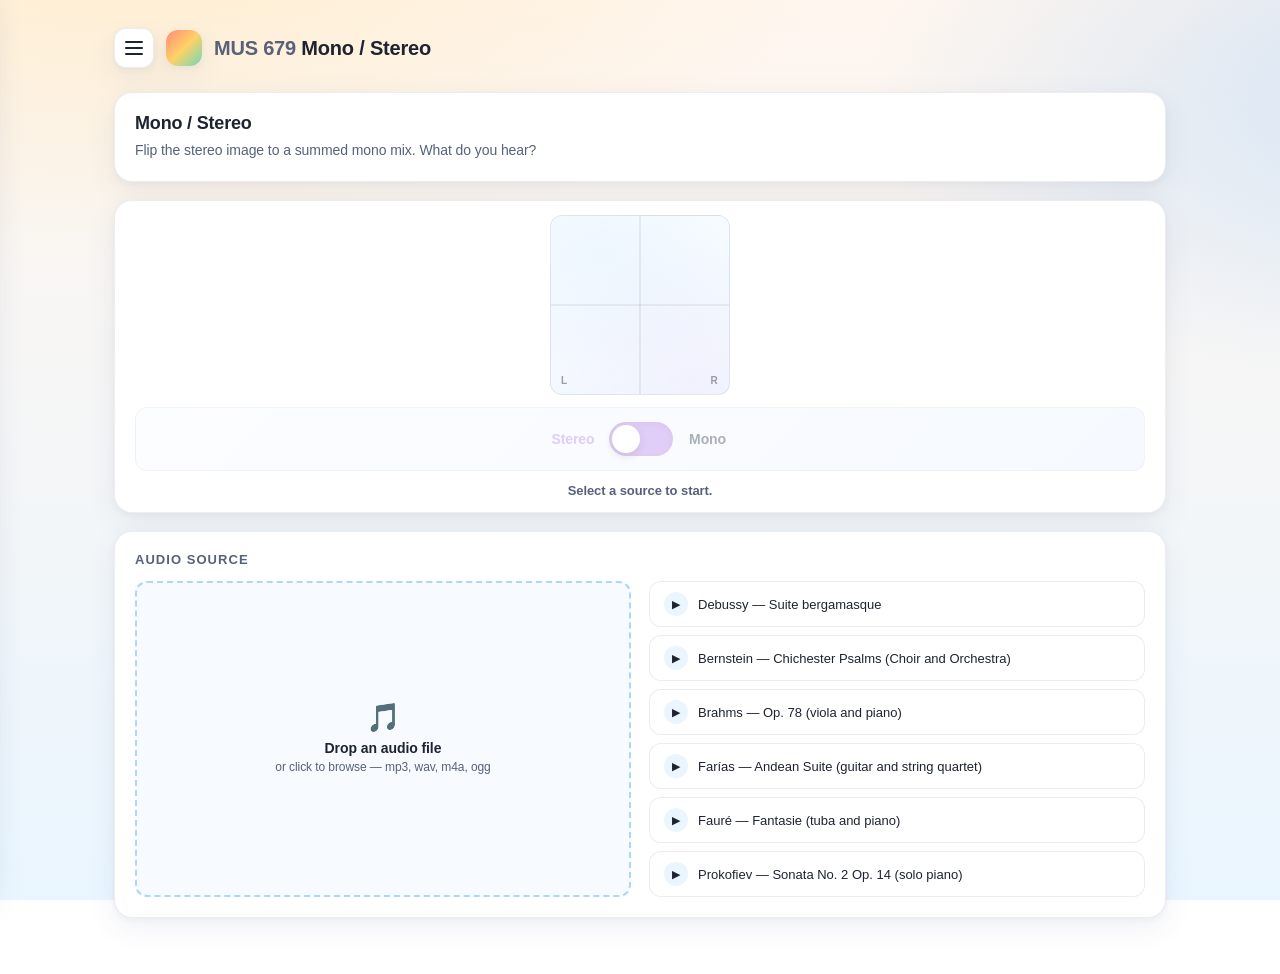
<file: index.html>
<!DOCTYPE html>
<html lang="en">
<head>
<meta charset="UTF-8" />
<meta name="viewport" content="width=device-width, initial-scale=1.0" />
<title>MUS 679 Audio Trainer</title>
<link rel="stylesheet" href="styles.css?v=5" />
</head>
<body>
<div class="app">
  <header class="topbar">
    <div class="brand">
      <button class="hamburger" id="hamburgerBtn" aria-label="Open menu">
        <span></span><span></span><span></span>
      </button>
      <div class="brand-mark"></div>
      <div class="brand-text">
        <h1><span class="brand-prefix">MUS 679</span> <span id="toolName">Mono / Stereo</span></h1>
      </div>
    </div>
    <div class="mode-toggle" id="eqModeToggle" role="tablist" style="display:none;">
      <button id="modePlay" class="active" role="tab">Play</button>
      <button id="modeQuiz" role="tab">Quiz</button>
    </div>
  </header>

  <!-- Side menu (hamburger) -->
  <div class="menu-overlay" id="menuOverlay"></div>
  <nav class="side-menu" id="sideMenu" aria-hidden="true">
    <div class="menu-header">
      <span class="menu-title">MUS 679</span>
      <button class="menu-close" id="menuCloseBtn" aria-label="Close menu">×</button>
    </div>
    <button class="menu-item active" data-tool="monoStereo">
      <span class="menu-icon">🔊</span>
      <span class="menu-label">Mono / Stereo</span>
    </button>
    <button class="menu-item" data-tool="eq">
      <span class="menu-icon">🎛</span>
      <span class="menu-label">EQ Trainer</span>
    </button>
  </nav>

  <!-- ============================================================= -->
  <!-- TOOL: EQ TRAINER                                                -->
  <!-- ============================================================= -->
  <div id="eqTool" class="tool-panel">

    <!-- PLAY MODE -->
    <section id="playPanel">
      <div class="card">
        <div class="eq-display">
          <canvas id="eqCanvas"></canvas>
        </div>
        <div class="eq-controls">
          <div class="knob-group freq">
            <div class="knob-label">
              <span class="name">Frequency</span>
              <span class="value"><span id="freqVal">1</span><span class="unit" id="freqUnit">kHz</span></span>
            </div>
            <input type="range" id="freqSlider" min="0" max="7" value="4" step="1" list="freqStops" />
            <datalist id="freqStops">
              <option value="0"></option><option value="1"></option><option value="2"></option>
              <option value="3"></option><option value="4"></option><option value="5"></option>
              <option value="6"></option><option value="7"></option>
            </datalist>
          </div>
          <div class="knob-group gain">
            <div class="knob-label">
              <span class="name">Gain</span>
              <span class="value"><span id="gainVal">0</span><span class="unit">dB</span></span>
            </div>
            <input type="range" id="gainSlider" min="-18" max="18" value="0" step="1" />
          </div>
          <div class="knob-group q">
            <div class="knob-label">
              <span class="name">Q</span>
              <span class="value"><span id="qVal">1</span></span>
            </div>
            <input type="range" id="qSlider" min="1" max="18" value="1" step="1" />
          </div>
          <button id="bypassBtn" class="bypass-btn">Bypass</button>
        </div>
      </div>

      <div class="card">
        <h2>Audio Source</h2>
        <div class="source-row">
          <div class="dropzone" id="dropzone">
            <div class="dz-icon" id="dropzoneIcon">🎵</div>
            <div class="dz-title" id="dropzoneTitle">Drop an audio file</div>
            <div class="dz-hint" id="dropzoneHint">or click to browse — mp3, wav, m4a, ogg</div>
            <input type="file" id="fileInput" accept="audio/*" hidden />
          </div>
          <div class="sample-list" id="sampleList">
            <button class="sample-btn" data-source="pink">
              <span class="play-icon">▶</span>
              <span class="sample-name">Pink Noise</span>
            </button>
          </div>
        </div>
      </div>
    </section>

    <!-- QUIZ MODE -->
    <section id="quizPanel" class="quiz-panel">
      <div class="card">
        <div class="quiz-header">
          <div class="left">
            <h2>Quiz Mode</h2>
            <p>Which frequency is boosted?</p>
          </div>
          <div class="score">
            <div class="pill" id="scorePill">0 / 0</div>
          </div>
        </div>

        <div class="difficulty-row">
          <span class="diff-label">Difficulty</span>
          <div class="diff-group" id="diffGroup">
            <button class="diff-btn" data-diff="easy">Easy</button>
            <button class="diff-btn active" data-diff="medium">Medium</button>
            <button class="diff-btn" data-diff="hard">Hard</button>
          </div>
        </div>

        <div class="source-row quiz-source-row">
          <div class="dropzone" id="quizDropzone">
            <div class="dz-icon" id="quizDropzoneIcon">🎵</div>
            <div class="dz-title" id="quizDropzoneTitle">Drop an audio file</div>
            <div class="dz-hint" id="quizDropzoneHint">or click to browse — mp3, wav, m4a, ogg</div>
            <input type="file" id="quizFileInput" accept="audio/*" hidden />
          </div>
          <div class="sample-list" id="quizSampleList">
            <button class="sample-btn" data-qsource="pink">
              <span class="play-icon">▶</span>
              <span class="sample-name">Pink Noise</span>
            </button>
          </div>
        </div>

        <div class="dry-eq-toggle" id="dryEqToggle" role="switch" aria-checked="false" tabindex="0" aria-disabled="true">
          <span class="toggle-label left">Dry</span>
          <div class="toggle-track"><div class="toggle-knob"></div></div>
          <span class="toggle-label right">EQ'd</span>
        </div>

        <div class="freq-guess" id="freqGuess"></div>

        <div class="quiz-actions">
          <div class="feedback" id="quizFeedback">Select a source to start.</div>
          <button class="btn primary" id="quizAction" disabled>New Question</button>
        </div>
      </div>
    </section>

  </div>

  <!-- ============================================================= -->
  <!-- TOOL: MONO / STEREO CONVERTER                                   -->
  <!-- ============================================================= -->
  <div id="monoStereoTool" class="tool-panel" style="display:none;">

    <div class="card ms-intro">
      <h2>Mono / Stereo</h2>
      <p class="ms-lede">Flip the stereo image to a summed mono mix. What do you hear?</p>
    </div>

    <div class="card ms-viz-card">
      <div class="ms-viz">
        <canvas id="msCanvas"></canvas>
        <div class="ms-viz-label left">L</div>
        <div class="ms-viz-label right">R</div>
        <div class="ms-viz-hint">What am I looking at here?? This is a Stereoscope, a tool to visually plot how wide or narrow the stereo image is. The more horizontal the spread, the wider the stereo image. A straight vertical line means the left and right channels are identical (mono).</div>
      </div>
      <div class="dry-eq-toggle ms-toggle" id="monoToggle" role="switch" aria-checked="false" tabindex="0" aria-disabled="true">
        <span class="toggle-label left">Stereo</span>
        <div class="toggle-track"><div class="toggle-knob"></div></div>
        <span class="toggle-label right">Mono</span>
      </div>
      <p class="ms-status" id="msStatus">Select a source to start.</p>
    </div>

    <div class="card">
      <h2>Audio Source</h2>
      <div class="source-row">
        <div class="dropzone" id="msDropzone">
          <div class="dz-icon" id="msDropzoneIcon">🎵</div>
          <div class="dz-title" id="msDropzoneTitle">Drop an audio file</div>
          <div class="dz-hint" id="msDropzoneHint">or click to browse — mp3, wav, m4a, ogg</div>
          <input type="file" id="msFileInput" accept="audio/*" hidden />
        </div>
        <div class="sample-list" id="msSampleList">
          <!-- populated from script -->
        </div>
      </div>
    </div>

  </div>

</div>
<script src="script.js?v=5"></script>
</body>
</html>
</file>
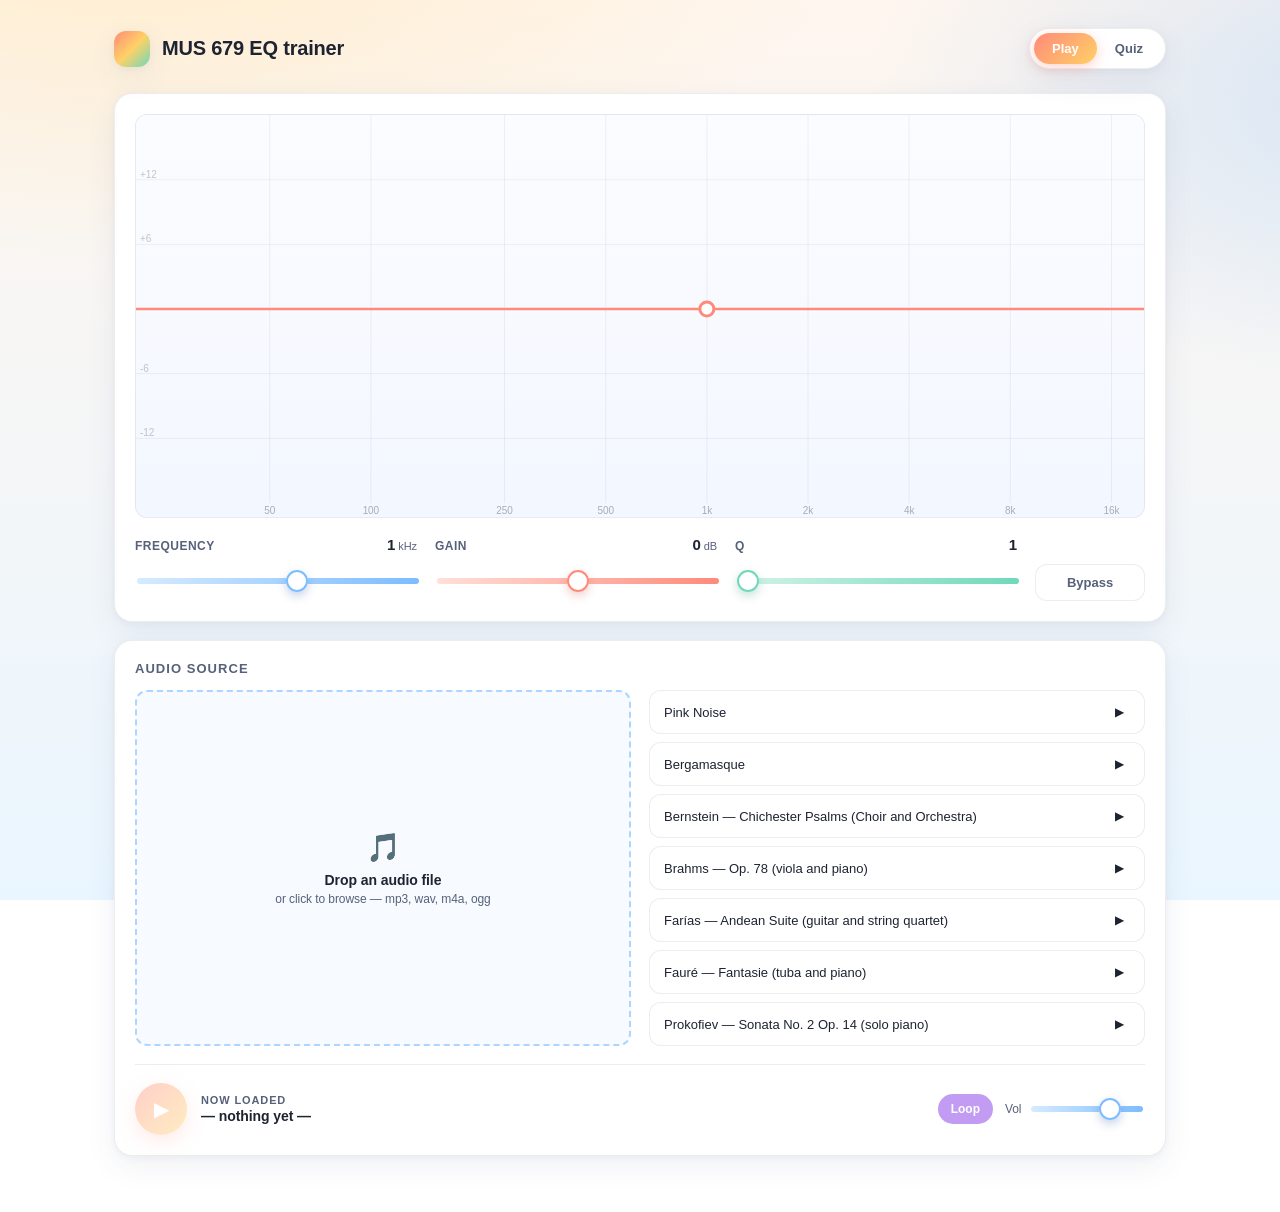
<file: parametric-eq-trainer.html>
<!DOCTYPE html>
<html lang="en">
<head>
<meta charset="UTF-8" />
<meta name="viewport" content="width=device-width, initial-scale=1.0" />
<title>Parametric EQ Trainer</title>
<style>
  /* ---------- Theme ---------- */
  :root {
    --bg-1: #fff6ef;
    --bg-2: #eaf6ff;
    --bg-3: #f3ecff;
    --ink: #1d2330;
    --ink-soft: #57617a;
    --line: rgba(29, 35, 48, 0.08);
    --card: rgba(255, 255, 255, 0.72);
    --card-solid: #ffffff;
    --coral: #ff8a7a;
    --coral-2: #ffb199;
    --mint: #6fd8bb;
    --sky: #7cbcff;
    --lavender: #c29cf2;
    --sun: #ffd166;
    --shadow: 0 10px 30px rgba(60, 80, 130, 0.08), 0 2px 6px rgba(60, 80, 130, 0.05);
    --radius: 18px;
    --radius-sm: 12px;
  }

  * { box-sizing: border-box; }

  html, body {
    margin: 0;
    padding: 0;
    height: 100%;
    font-family: "Inter", -apple-system, BlinkMacSystemFont, "Segoe UI", Roboto, sans-serif;
    color: var(--ink);
    background:
      radial-gradient(1200px 600px at 10% -10%, rgba(255, 209, 102, 0.25), transparent 60%),
      radial-gradient(900px 500px at 110% 10%, rgba(124, 188, 255, 0.3), transparent 60%),
      radial-gradient(900px 700px at 50% 120%, rgba(194, 156, 242, 0.25), transparent 60%),
      linear-gradient(180deg, var(--bg-1) 0%, var(--bg-2) 100%);
    background-attachment: fixed;
    -webkit-font-smoothing: antialiased;
    letter-spacing: -0.005em;
  }

  button { font-family: inherit; }
  input, button { outline: none; }

  /* ---------- Layout ---------- */
  .app {
    max-width: 1100px;
    margin: 0 auto;
    padding: 28px 24px 56px;
  }

  header.topbar {
    display: flex;
    align-items: center;
    justify-content: space-between;
    margin-bottom: 24px;
  }

  .brand {
    display: flex;
    align-items: center;
    gap: 12px;
  }
  .brand-mark {
    width: 36px;
    height: 36px;
    border-radius: 12px;
    background: linear-gradient(135deg, var(--coral), var(--sun), var(--mint));
    box-shadow: var(--shadow);
  }
  .brand-text h1 {
    margin: 0;
    font-size: 20px;
    font-weight: 700;
    letter-spacing: -0.01em;
  }
  .brand-text p {
    margin: 2px 0 0;
    font-size: 12px;
    color: var(--ink-soft);
  }

  /* Mode toggle */
  .mode-toggle {
    display: inline-flex;
    background: var(--card-solid);
    border-radius: 999px;
    padding: 4px;
    box-shadow: var(--shadow);
    border: 1px solid var(--line);
  }
  .mode-toggle button {
    border: 0;
    background: transparent;
    padding: 8px 18px;
    font-size: 13px;
    font-weight: 600;
    color: var(--ink-soft);
    border-radius: 999px;
    cursor: pointer;
    transition: all 0.2s ease;
  }
  .mode-toggle button.active {
    background: linear-gradient(135deg, var(--coral), var(--sun));
    color: #fff;
    box-shadow: 0 4px 14px rgba(255, 138, 122, 0.35);
  }

  /* Cards */
  .card {
    background: var(--card-solid);
    border: 1px solid var(--line);
    border-radius: var(--radius);
    box-shadow: var(--shadow);
    padding: 20px;
  }
  .card + .card { margin-top: 18px; }
  .card h2 {
    margin: 0 0 14px;
    font-size: 13px;
    font-weight: 700;
    letter-spacing: 0.08em;
    text-transform: uppercase;
    color: var(--ink-soft);
  }

  /* EQ display */
  .eq-display {
    position: relative;
    width: 100%;
    aspect-ratio: 5 / 2;
    border-radius: var(--radius-sm);
    background: linear-gradient(180deg, #fbfcff 0%, #f3f7ff 100%);
    border: 1px solid var(--line);
    overflow: hidden;
  }
  .eq-display canvas {
    display: block;
    width: 100%;
    height: 100%;
  }

  /* EQ controls */
  .eq-controls {
    display: grid;
    grid-template-columns: repeat(3, 1fr) auto;
    gap: 18px;
    align-items: end;
    margin-top: 18px;
  }
  .knob-group { min-width: 0; }
  .knob-label {
    display: flex;
    justify-content: space-between;
    align-items: baseline;
    margin-bottom: 10px;
  }
  .knob-label .name {
    font-size: 12px;
    font-weight: 600;
    letter-spacing: 0.04em;
    text-transform: uppercase;
    color: var(--ink-soft);
  }
  .knob-label .value {
    font-size: 15px;
    font-weight: 700;
    font-variant-numeric: tabular-nums;
    color: var(--ink);
  }
  .knob-label .value .unit {
    font-size: 11px;
    color: var(--ink-soft);
    margin-left: 3px;
    font-weight: 500;
  }

  /* Range slider */
  input[type="range"] {
    -webkit-appearance: none;
    appearance: none;
    width: 100%;
    height: 32px;
    background: transparent;
    cursor: pointer;
  }
  input[type="range"]::-webkit-slider-runnable-track {
    height: 6px;
    border-radius: 999px;
    background: linear-gradient(90deg, #d6ebff, #7cbcff);
  }
  input[type="range"]::-webkit-slider-thumb {
    -webkit-appearance: none;
    appearance: none;
    width: 22px;
    height: 22px;
    border-radius: 50%;
    background: #fff;
    margin-top: -8px;
    box-shadow: 0 4px 10px rgba(40, 80, 160, 0.25), inset 0 0 0 2px var(--sky);
    transition: transform 0.1s ease;
  }
  input[type="range"]::-webkit-slider-thumb:hover {
    transform: scale(1.1);
  }
  input[type="range"]::-moz-range-track {
    height: 6px;
    border-radius: 999px;
    background: linear-gradient(90deg, #d6ebff, #7cbcff);
    border: none;
  }
  input[type="range"]::-moz-range-thumb {
    width: 22px;
    height: 22px;
    border-radius: 50%;
    background: #fff;
    box-shadow: 0 4px 10px rgba(40, 80, 160, 0.25), inset 0 0 0 2px var(--sky);
    border: none;
  }
  /* Single-hue gradients per slider */
  .knob-group.gain input[type="range"]::-webkit-slider-runnable-track {
    background: linear-gradient(90deg, #ffe0d9, #ff8a7a);
  }
  .knob-group.gain input[type="range"]::-moz-range-track {
    background: linear-gradient(90deg, #ffe0d9, #ff8a7a);
  }
  .knob-group.gain input[type="range"]::-webkit-slider-thumb {
    box-shadow: 0 4px 10px rgba(200, 70, 60, 0.25), inset 0 0 0 2px var(--coral);
  }
  .knob-group.gain input[type="range"]::-moz-range-thumb {
    box-shadow: 0 4px 10px rgba(200, 70, 60, 0.25), inset 0 0 0 2px var(--coral);
  }
  .knob-group.q input[type="range"]::-webkit-slider-runnable-track {
    background: linear-gradient(90deg, #d3f3e8, #6fd8bb);
  }
  .knob-group.q input[type="range"]::-moz-range-track {
    background: linear-gradient(90deg, #d3f3e8, #6fd8bb);
  }
  .knob-group.q input[type="range"]::-webkit-slider-thumb {
    box-shadow: 0 4px 10px rgba(40, 140, 110, 0.25), inset 0 0 0 2px var(--mint);
  }
  .knob-group.q input[type="range"]::-moz-range-thumb {
    box-shadow: 0 4px 10px rgba(40, 140, 110, 0.25), inset 0 0 0 2px var(--mint);
  }

  /* Bypass button */
  .bypass-btn {
    padding: 10px 16px;
    border-radius: var(--radius-sm);
    border: 1px solid var(--line);
    background: #fff;
    font-weight: 600;
    font-size: 13px;
    cursor: pointer;
    color: var(--ink-soft);
    transition: background 0.2s ease, color 0.2s ease, box-shadow 0.2s ease, border-color 0.2s ease;
    width: 110px;
    flex-shrink: 0;
    text-align: center;
  }
  .bypass-btn.active {
    background: linear-gradient(135deg, var(--lavender), var(--sky));
    color: #fff;
    border-color: transparent;
    box-shadow: 0 4px 14px rgba(124, 188, 255, 0.35);
  }

  /* Source section */
  .source-row {
    display: grid;
    grid-template-columns: 1fr 1fr;
    gap: 18px;
  }
  @media (max-width: 720px) {
    .source-row { grid-template-columns: 1fr; }
    .eq-controls { grid-template-columns: 1fr 1fr; }
  }

  .dropzone {
    border: 2px dashed rgba(124, 188, 255, 0.6);
    border-radius: var(--radius-sm);
    padding: 24px;
    text-align: center;
    background: rgba(124, 188, 255, 0.06);
    transition: all 0.2s ease;
    cursor: pointer;
    display: flex;
    flex-direction: column;
    justify-content: center;
    min-height: 130px;
  }
  .dropzone:hover { background: rgba(124, 188, 255, 0.12); }
  .dropzone.dragover {
    background: rgba(111, 216, 187, 0.15);
    border-color: var(--mint);
    transform: scale(1.01);
  }
  .dropzone .icon {
    font-size: 28px;
    margin-bottom: 8px;
  }
  .dropzone .title { font-weight: 600; font-size: 14px; }
  .dropzone .hint { font-size: 12px; color: var(--ink-soft); margin-top: 4px; }
  .dropzone input { display: none; }

  /* Sample buttons */
  .sample-list {
    display: flex;
    flex-direction: column;
    gap: 8px;
  }
  .sample-btn {
    display: flex;
    align-items: center;
    justify-content: space-between;
    padding: 10px 14px;
    border-radius: var(--radius-sm);
    border: 1px solid var(--line);
    background: #fff;
    font-size: 13px;
    font-weight: 500;
    cursor: pointer;
    color: var(--ink);
    transition: all 0.15s ease;
    text-align: left;
  }
  .sample-btn:hover { border-color: var(--sky); background: #f6fbff; }
  .sample-btn.active {
    background: linear-gradient(135deg, var(--mint), #a7eaa0);
    color: #0f5038;
    border-color: transparent;
    font-weight: 600;
  }
  .sample-btn .play-icon {
    width: 22px;
    height: 22px;
    display: inline-flex;
    align-items: center;
    justify-content: center;
    font-size: 12px;
  }

  /* Transport */
  .transport {
    display: flex;
    align-items: center;
    gap: 14px;
    margin-top: 18px;
    padding-top: 18px;
    border-top: 1px solid var(--line);
  }
  .play-btn {
    width: 52px;
    height: 52px;
    border-radius: 50%;
    border: none;
    background: linear-gradient(135deg, var(--coral), var(--sun));
    color: #fff;
    font-size: 20px;
    cursor: pointer;
    box-shadow: 0 6px 18px rgba(255, 138, 122, 0.4);
    display: flex;
    align-items: center;
    justify-content: center;
    transition: transform 0.1s ease, box-shadow 0.2s ease;
    flex-shrink: 0;
  }
  .play-btn:hover { transform: scale(1.05); }
  .play-btn:active { transform: scale(0.97); }
  .play-btn:disabled {
    opacity: 0.4;
    cursor: not-allowed;
    transform: none;
  }

  .now-playing {
    flex: 1;
    min-width: 0;
  }
  .now-playing .label {
    font-size: 11px;
    text-transform: uppercase;
    letter-spacing: 0.08em;
    color: var(--ink-soft);
    font-weight: 600;
  }
  .now-playing .title {
    font-size: 14px;
    font-weight: 600;
    margin-top: 2px;
    white-space: nowrap;
    overflow: hidden;
    text-overflow: ellipsis;
  }

  .transport-extras {
    display: flex;
    align-items: center;
    gap: 12px;
    flex-shrink: 0;
  }
  .loop-btn, .chip {
    padding: 7px 12px;
    border-radius: 999px;
    border: 1px solid var(--line);
    background: #fff;
    font-size: 12px;
    font-weight: 600;
    cursor: pointer;
    color: var(--ink-soft);
  }
  .loop-btn.active {
    background: var(--lavender);
    color: #fff;
    border-color: transparent;
  }

  .volume {
    display: flex;
    align-items: center;
    gap: 8px;
    width: 140px;
  }
  .volume span { font-size: 12px; color: var(--ink-soft); font-weight: 500; }

  /* ---------- Quiz Mode ---------- */
  .quiz-panel {
    display: none;
  }
  .quiz-panel.visible { display: block; }

  .quiz-header {
    display: flex;
    justify-content: space-between;
    align-items: center;
    margin-bottom: 18px;
  }
  .quiz-header .left h2 {
    margin: 0;
    font-size: 18px;
    font-weight: 700;
    text-transform: none;
    letter-spacing: -0.01em;
    color: var(--ink);
  }
  .quiz-header .left p {
    margin: 4px 0 0;
    font-size: 13px;
    color: var(--ink-soft);
  }
  .score {
    display: flex;
    align-items: center;
    gap: 10px;
  }
  .score .pill {
    padding: 8px 14px;
    border-radius: 999px;
    background: linear-gradient(135deg, var(--mint), var(--sky));
    color: #fff;
    font-weight: 700;
    font-size: 13px;
    box-shadow: 0 4px 12px rgba(111, 216, 187, 0.3);
  }

  .ab-compare {
    display: grid;
    grid-template-columns: 1fr 1fr;
    gap: 12px;
    margin-bottom: 22px;
  }
  .ab-btn {
    padding: 18px;
    border-radius: var(--radius-sm);
    border: 2px solid var(--line);
    background: #fff;
    cursor: pointer;
    text-align: center;
    transition: all 0.15s ease;
  }
  .ab-btn:hover { border-color: var(--sky); }
  .ab-btn.playing {
    border-color: transparent;
    background: linear-gradient(135deg, #fff, #eef5ff);
    box-shadow: 0 0 0 3px var(--sky);
  }
  .ab-btn .ab-label {
    font-size: 11px;
    font-weight: 700;
    text-transform: uppercase;
    letter-spacing: 0.08em;
    color: var(--ink-soft);
  }
  .ab-btn .ab-title {
    font-size: 17px;
    font-weight: 700;
    margin-top: 4px;
  }
  .ab-btn .ab-hint {
    font-size: 11px;
    color: var(--ink-soft);
    margin-top: 4px;
  }
  .ab-btn.eq .ab-title { color: var(--coral); }

  .freq-guess {
    display: grid;
    grid-template-columns: repeat(7, 1fr);
    gap: 8px;
    margin-bottom: 16px;
  }
  @media (max-width: 720px) {
    .freq-guess { grid-template-columns: repeat(4, 1fr); }
    .ab-compare { grid-template-columns: 1fr; }
  }
  .freq-btn {
    padding: 14px 8px;
    border-radius: var(--radius-sm);
    border: 1px solid var(--line);
    background: #fff;
    font-weight: 700;
    font-size: 14px;
    cursor: pointer;
    transition: all 0.15s ease;
    font-variant-numeric: tabular-nums;
  }
  .freq-btn:hover {
    border-color: var(--sky);
    transform: translateY(-1px);
  }
  .freq-btn.selected {
    background: linear-gradient(135deg, var(--sky), var(--lavender));
    color: #fff;
    border-color: transparent;
  }
  .freq-btn.correct {
    background: linear-gradient(135deg, var(--mint), #85e29a);
    color: #0a4a2d;
    border-color: transparent;
    font-weight: 800;
  }
  .freq-btn.wrong {
    background: #ffe4e1;
    color: #c0392b;
    border-color: transparent;
  }

  .quiz-actions {
    display: flex;
    gap: 10px;
    justify-content: flex-end;
    align-items: center;
  }
  .quiz-actions .feedback {
    flex: 1;
    font-size: 14px;
    font-weight: 600;
  }
  .feedback.ok { color: #1a8f5a; }
  .feedback.bad { color: #c0392b; }
  .btn {
    padding: 10px 18px;
    border-radius: var(--radius-sm);
    border: 1px solid var(--line);
    background: #fff;
    font-size: 13px;
    font-weight: 600;
    cursor: pointer;
    color: var(--ink);
    transition: all 0.15s ease;
  }
  .btn:hover { border-color: var(--sky); }
  .btn.primary {
    background: linear-gradient(135deg, var(--coral), var(--sun));
    color: #fff;
    border-color: transparent;
    box-shadow: 0 4px 14px rgba(255, 138, 122, 0.35);
  }
  .btn:disabled {
    opacity: 0.5;
    cursor: not-allowed;
  }

  /* Quiz source row spacing */
  .quiz-source-row {
    margin-bottom: 22px;
  }

  /* Selected-drop-zone state */
  .dropzone.active {
    background: linear-gradient(135deg, rgba(111, 216, 187, 0.22), rgba(124, 188, 255, 0.14));
    border-style: solid;
    border-color: var(--mint);
  }
  .dropzone.active .title {
    color: #0f5038;
  }

  /* Visually hidden */
  .sr-only {
    position: absolute;
    width: 1px; height: 1px; padding: 0; margin: -1px;
    overflow: hidden; clip: rect(0,0,0,0); border: 0;
  }

  .footer-hint {
    text-align: center;
    margin-top: 24px;
    font-size: 12px;
    color: var(--ink-soft);
  }
</style>
</head>
<body>
<div class="app">
  <header class="topbar">
    <div class="brand">
      <div class="brand-mark"></div>
      <div class="brand-text">
        <h1>MUS 679 EQ trainer</h1>
      </div>
    </div>
    <div class="mode-toggle" role="tablist">
      <button id="modePlay" class="active" role="tab">Play</button>
      <button id="modeQuiz" role="tab">Quiz</button>
    </div>
  </header>

  <!-- PLAY MODE -->
  <section id="playPanel">
    <div class="card">
      <div class="eq-display">
        <canvas id="eqCanvas"></canvas>
      </div>
      <div class="eq-controls">
        <div class="knob-group freq">
          <div class="knob-label">
            <span class="name">Frequency</span>
            <span class="value"><span id="freqVal">1</span><span class="unit" id="freqUnit">kHz</span></span>
          </div>
          <input type="range" id="freqSlider" min="0" max="7" value="4" step="1" list="freqStops" />
          <datalist id="freqStops">
            <option value="0"></option>
            <option value="1"></option>
            <option value="2"></option>
            <option value="3"></option>
            <option value="4"></option>
            <option value="5"></option>
            <option value="6"></option>
            <option value="7"></option>
          </datalist>
        </div>
        <div class="knob-group gain">
          <div class="knob-label">
            <span class="name">Gain</span>
            <span class="value"><span id="gainVal">0</span><span class="unit">dB</span></span>
          </div>
          <input type="range" id="gainSlider" min="-18" max="18" value="0" step="1" />
        </div>
        <div class="knob-group q">
          <div class="knob-label">
            <span class="name">Q</span>
            <span class="value"><span id="qVal">1</span></span>
          </div>
          <input type="range" id="qSlider" min="1" max="18" value="1" step="1" />
        </div>
        <button id="bypassBtn" class="bypass-btn">Bypass</button>
      </div>
    </div>

    <div class="card">
      <h2>Audio Source</h2>
      <div class="source-row">
        <label class="dropzone" id="dropzone">
          <div class="icon">🎵</div>
          <div class="title">Drop an audio file</div>
          <div class="hint">or click to browse — mp3, wav, m4a, ogg</div>
          <input type="file" id="fileInput" accept="audio/*" />
        </label>
        <div class="sample-list" id="sampleList">
          <button class="sample-btn" data-source="pink">
            <span>Pink Noise</span>
            <span class="play-icon">▶</span>
          </button>
          <!-- Sample clips injected here -->
        </div>
      </div>

      <div class="transport">
        <button class="play-btn" id="playBtn" disabled>▶</button>
        <div class="now-playing">
          <div class="label">Now loaded</div>
          <div class="title" id="nowPlaying">— nothing yet —</div>
        </div>
        <div class="transport-extras">
          <button class="loop-btn active" id="loopBtn">Loop</button>
          <div class="volume">
            <span>Vol</span>
            <input type="range" id="volSlider" min="0" max="1" step="0.01" value="0.75" />
          </div>
        </div>
      </div>
    </div>
  </section>

  <!-- QUIZ MODE -->
  <section id="quizPanel" class="quiz-panel">
    <div class="card">
      <div class="quiz-header">
        <div class="left">
          <h2>Quiz Mode</h2>
          <p>A frequency has been boosted by +6&nbsp;dB with a sharp Q. Which one is it?</p>
        </div>
        <div class="score">
          <div class="pill" id="scorePill">0 / 0</div>
        </div>
      </div>

      <div class="source-row quiz-source-row">
        <label class="dropzone" id="quizDropzone">
          <div class="icon">🎵</div>
          <div class="title" id="quizDropzoneTitle">Drop an audio file</div>
          <div class="hint">or click to browse — mp3, wav, m4a, ogg</div>
          <input type="file" id="quizFileInput" accept="audio/*" />
        </label>
        <div class="sample-list" id="quizSampleList">
          <button class="sample-btn active" data-qsource="pink">
            <span>Pink Noise</span>
          </button>
        </div>
      </div>

      <div class="ab-compare">
        <button class="ab-btn" id="abDry">
          <div class="ab-label">A</div>
          <div class="ab-title">Dry</div>
          <div class="ab-hint">no EQ — reference</div>
        </button>
        <button class="ab-btn eq" id="abEq">
          <div class="ab-label">B</div>
          <div class="ab-title">EQ'd</div>
          <div class="ab-hint">+6 dB boost somewhere</div>
        </button>
      </div>

      <div class="freq-guess" id="freqGuess">
        <!-- populated by JS -->
      </div>

      <div class="quiz-actions">
        <div class="feedback" id="quizFeedback">&nbsp;</div>
        <button class="btn" id="quizReveal" disabled>Reveal</button>
        <button class="btn primary" id="quizNext">New Question</button>
      </div>
    </div>
  </section>

</div>

<script>
/* =====================================================================
   CONFIGURATION — audio clips
   ---------------------------------------------------------------------
   Edit this list to add/remove clips. The S3 bucket must allow public
   GetObject and CORS from the origin serving this page.
===================================================================== */
const SAMPLE_CLIPS = [
  { name: "Bergamasque",
    url: "https://ysm-assets-for-livestream.s3.us-east-1.amazonaws.com/mp3s/Bergamasque.mp3" },
  { name: "Bernstein — Chichester Psalms (Choir and Orchestra)",
    url: "https://ysm-assets-for-livestream.s3.us-east-1.amazonaws.com/mp3s/Bernstein+-+Chichester+Psalms+(Choir+and+Orchestra).mp3" },
  { name: "Brahms — Op. 78 (viola and piano)",
    url: "https://ysm-assets-for-livestream.s3.us-east-1.amazonaws.com/mp3s/Brahms+-+Op.78+(viola+and+piano).mp3" },
  { name: "Farías — Andean Suite (guitar and string quartet)",
    url: "https://ysm-assets-for-livestream.s3.us-east-1.amazonaws.com/mp3s/Fari%CC%81as+-+Andean+Suite+(guitar+and+string+quartet).mp3" },
  { name: "Fauré — Fantasie (tuba and piano)",
    url: "https://ysm-assets-for-livestream.s3.us-east-1.amazonaws.com/mp3s/Faure%CC%81+-+Fantasie+(tuba+and+piano).mp3" },
  { name: "Prokofiev — Sonata No. 2 Op. 14 (solo piano)",
    url: "https://ysm-assets-for-livestream.s3.us-east-1.amazonaws.com/mp3s/Prokofiev+-+Sonata+No.+2+Op.+14+(solo+piano).mp3" },
];

/* =====================================================================
   AUDIO ENGINE
===================================================================== */
const QUIZ_FREQS = [100, 250, 500, 1000, 2000, 4000, 8000];
const QUIZ_GAIN_DB = 6;
const QUIZ_Q = 8;

let ctx = null;            // AudioContext
let filter, gainNode, analyser, masterGain;
let currentSource = null;  // the active AudioBufferSourceNode
let currentBuffer = null;  // the AudioBuffer we're playing
let currentLabel = null;   // human name
let loop = true;
let isPlaying = false;
let pinkBuffer = null;     // cached pink noise buffer

// Cache loaded sample buffers by URL
const bufferCache = new Map();

function ensureCtx() {
  if (ctx) return ctx;
  ctx = new (window.AudioContext || window.webkitAudioContext)();

  filter = ctx.createBiquadFilter();
  filter.type = "peaking";
  filter.frequency.value = 1000;
  filter.gain.value = 0;
  filter.Q.value = 1;

  masterGain = ctx.createGain();
  masterGain.gain.value = 0.75;

  analyser = ctx.createAnalyser();
  analyser.fftSize = 2048;

  filter.connect(masterGain);
  masterGain.connect(analyser);
  analyser.connect(ctx.destination);

  return ctx;
}

function createPinkNoise(durationSec = 4) {
  ensureCtx();
  const length = ctx.sampleRate * durationSec;
  const buf = ctx.createBuffer(2, length, ctx.sampleRate);
  for (let ch = 0; ch < 2; ch++) {
    const data = buf.getChannelData(ch);
    // Paul Kellet pink noise
    let b0 = 0, b1 = 0, b2 = 0, b3 = 0, b4 = 0, b5 = 0, b6 = 0;
    for (let i = 0; i < length; i++) {
      const white = Math.random() * 2 - 1;
      b0 = 0.99886 * b0 + white * 0.0555179;
      b1 = 0.99332 * b1 + white * 0.0750759;
      b2 = 0.96900 * b2 + white * 0.1538520;
      b3 = 0.86650 * b3 + white * 0.3104856;
      b4 = 0.55000 * b4 + white * 0.5329522;
      b5 = -0.7616 * b5 - white * 0.0168980;
      const pink = (b0 + b1 + b2 + b3 + b4 + b5 + b6 + white * 0.5362) * 0.11;
      b6 = white * 0.115926;
      data[i] = pink;
    }
  }
  return buf;
}

async function loadUrl(url) {
  if (bufferCache.has(url)) return bufferCache.get(url);
  const resp = await fetch(url, { mode: "cors" });
  if (!resp.ok) throw new Error("Fetch failed: " + resp.status);
  const arr = await resp.arrayBuffer();
  const buf = await ctx.decodeAudioData(arr);
  bufferCache.set(url, buf);
  return buf;
}

async function decodeFile(file) {
  ensureCtx();
  const arr = await file.arrayBuffer();
  return await ctx.decodeAudioData(arr);
}

function stop() {
  if (currentSource) {
    try { currentSource.stop(); } catch (e) {}
    try { currentSource.disconnect(); } catch (e) {}
    currentSource = null;
  }
  isPlaying = false;
  updatePlayUI();
}

function playBuffer(buf) {
  ensureCtx();
  if (ctx.state === "suspended") ctx.resume();
  stop();
  if (!buf) return;
  const src = ctx.createBufferSource();
  src.buffer = buf;
  src.loop = loop;
  src.connect(filter);
  src.onended = () => {
    if (src === currentSource && !src.loop) {
      isPlaying = false;
      currentSource = null;
      updatePlayUI();
    }
  };
  src.start(0);
  currentSource = src;
  isPlaying = true;
  updatePlayUI();
}

function setCurrent(buffer, label) {
  currentBuffer = buffer;
  currentLabel = label;
  document.getElementById("nowPlaying").textContent = label || "— nothing yet —";
  document.getElementById("playBtn").disabled = !buffer;
}

/* =====================================================================
   UI — PLAY MODE
===================================================================== */

// Frequency slider snaps to these 8 discrete stops
const FREQ_STOPS = [63, 125, 250, 500, 1000, 2000, 4000, 8000];
function sliderToFreq(v) {
  const i = Math.max(0, Math.min(FREQ_STOPS.length - 1, Math.round(+v)));
  return FREQ_STOPS[i];
}
function fmtHz(hz) {
  if (hz >= 1000) return (hz / 1000) + " kHz";
  return hz + " Hz";
}

const freqSlider = document.getElementById("freqSlider");
const gainSlider = document.getElementById("gainSlider");
const qSlider = document.getElementById("qSlider");
const freqVal = document.getElementById("freqVal");
const gainVal = document.getElementById("gainVal");
const qVal = document.getElementById("qVal");
const bypassBtn = document.getElementById("bypassBtn");
const volSlider = document.getElementById("volSlider");
const loopBtn = document.getElementById("loopBtn");
const playBtn = document.getElementById("playBtn");

let bypass = false;

function applyEQ() {
  if (!ctx) return;
  const f = sliderToFreq(+freqSlider.value);
  const g = +gainSlider.value;
  const q = +qSlider.value;
  filter.frequency.setTargetAtTime(f, ctx.currentTime, 0.01);
  filter.gain.setTargetAtTime(bypass ? 0 : g, ctx.currentTime, 0.01);
  filter.Q.setTargetAtTime(q, ctx.currentTime, 0.01);
  drawEQ(f, bypass ? 0 : g, q);
}

function updateReadouts() {
  const f = sliderToFreq(+freqSlider.value);
  const unitEl = document.getElementById("freqUnit");
  if (f >= 1000) {
    freqVal.textContent = f / 1000;
    unitEl.textContent = "kHz";
  } else {
    freqVal.textContent = f;
    unitEl.textContent = "Hz";
  }
  const g = +gainSlider.value;
  gainVal.textContent = (g > 0 ? "+" : "") + g;
  qVal.textContent = +qSlider.value;
}

[freqSlider, gainSlider, qSlider].forEach((el) => {
  el.addEventListener("input", () => { updateReadouts(); applyEQ(); });
});

bypassBtn.addEventListener("click", () => {
  bypass = !bypass;
  bypassBtn.classList.toggle("active", bypass);
  bypassBtn.textContent = bypass ? "Bypassed" : "Bypass";
  applyEQ();
});

volSlider.addEventListener("input", () => {
  if (masterGain) masterGain.gain.setTargetAtTime(+volSlider.value, ctx.currentTime, 0.01);
});

loopBtn.addEventListener("click", () => {
  loop = !loop;
  loopBtn.classList.toggle("active", loop);
  if (currentSource) currentSource.loop = loop;
});

playBtn.addEventListener("click", () => {
  if (!currentBuffer) return;
  if (isPlaying) stop();
  else playBuffer(currentBuffer);
});

function updatePlayUI() {
  playBtn.textContent = isPlaying ? "■" : "▶";
}

// File drop & browse
const dropzone = document.getElementById("dropzone");
const fileInput = document.getElementById("fileInput");
// Note: dropzone is a <label> wrapping the input, so clicks open the picker natively
fileInput.addEventListener("change", async (e) => {
  const file = e.target.files[0];
  if (file) await handleFile(file);
});
["dragenter", "dragover"].forEach((ev) =>
  dropzone.addEventListener(ev, (e) => { e.preventDefault(); dropzone.classList.add("dragover"); })
);
["dragleave", "drop"].forEach((ev) =>
  dropzone.addEventListener(ev, (e) => { e.preventDefault(); dropzone.classList.remove("dragover"); })
);
dropzone.addEventListener("drop", async (e) => {
  const file = e.dataTransfer.files[0];
  if (file) await handleFile(file);
});

async function handleFile(file) {
  try {
    const buf = await decodeFile(file);
    setCurrent(buf, file.name);
    playBuffer(buf);
    markActiveSample(null);
  } catch (err) {
    alert("Could not decode that file: " + err.message);
  }
}

// Sample list
const sampleList = document.getElementById("sampleList");

function buildSampleList() {
  // clear existing clip buttons (keep the pink noise one)
  Array.from(sampleList.querySelectorAll("[data-clip]")).forEach((n) => n.remove());
  SAMPLE_CLIPS.forEach((clip, i) => {
    const btn = document.createElement("button");
    btn.className = "sample-btn";
    btn.dataset.source = "clip";
    btn.dataset.clip = String(i);
    btn.innerHTML = `<span>${escapeHtml(clip.name)}</span><span class="play-icon">▶</span>`;
    btn.addEventListener("click", () => loadClip(i, btn));
    sampleList.appendChild(btn);
  });
}

function escapeHtml(s) {
  return s.replace(/[&<>"']/g, (c) => ({ "&": "&amp;", "<": "&lt;", ">": "&gt;", '"': "&quot;", "'": "&#39;" }[c]));
}

document.querySelector('[data-source="pink"]').addEventListener("click", (e) => {
  ensureCtx();
  if (!pinkBuffer) pinkBuffer = createPinkNoise(4);
  setCurrent(pinkBuffer, "Pink Noise");
  playBuffer(pinkBuffer);
  markActiveSample(e.currentTarget);
});

async function loadClip(index, btnEl) {
  ensureCtx();
  const clip = SAMPLE_CLIPS[index];
  try {
    btnEl.querySelector(".play-icon").textContent = "…";
    const buf = await loadUrl(clip.url);
    setCurrent(buf, clip.name);
    playBuffer(buf);
    markActiveSample(btnEl);
  } catch (err) {
    alert("Could not load clip: " + err.message + "\n\nMake sure the S3 bucket allows CORS GET from this origin.");
  } finally {
    btnEl.querySelector(".play-icon").textContent = "▶";
  }
}

function markActiveSample(activeBtn) {
  sampleList.querySelectorAll(".sample-btn").forEach((b) => b.classList.remove("active"));
  if (activeBtn) activeBtn.classList.add("active");
}

/* =====================================================================
   EQ CURVE VISUALIZATION
===================================================================== */
const canvas = document.getElementById("eqCanvas");
const cctx = canvas.getContext("2d");

function resizeCanvas() {
  const dpr = window.devicePixelRatio || 1;
  const rect = canvas.getBoundingClientRect();
  canvas.width = rect.width * dpr;
  canvas.height = rect.height * dpr;
  cctx.setTransform(dpr, 0, 0, dpr, 0, 0);
  const f = ctx ? filter.frequency.value : sliderToFreq(+freqSlider.value);
  const g = ctx ? filter.gain.value : +gainSlider.value;
  const q = ctx ? filter.Q.value : +qSlider.value;
  drawEQ(f, g, q);
}
window.addEventListener("resize", resizeCanvas);

function drawEQ(freqHz, gainDb, qVal) {
  const w = canvas.clientWidth, h = canvas.clientHeight;
  if (!w || !h) return;
  cctx.clearRect(0, 0, w, h);

  // Background wash
  const bgGrad = cctx.createLinearGradient(0, 0, 0, h);
  bgGrad.addColorStop(0, "#fbfcff");
  bgGrad.addColorStop(1, "#f3f7ff");
  cctx.fillStyle = bgGrad;
  cctx.fillRect(0, 0, w, h);

  // Grid (frequency lines)
  const minLog = Math.log10(20), maxLog = Math.log10(20000);
  const gridFreqs = [50, 100, 250, 500, 1000, 2000, 4000, 8000, 16000];
  cctx.strokeStyle = "rgba(29, 35, 48, 0.06)";
  cctx.lineWidth = 1;
  cctx.font = "10px Inter, sans-serif";
  cctx.fillStyle = "rgba(29, 35, 48, 0.35)";
  cctx.textAlign = "center";
  gridFreqs.forEach((f) => {
    const x = ((Math.log10(f) - minLog) / (maxLog - minLog)) * w;
    cctx.beginPath();
    cctx.moveTo(x, 0);
    cctx.lineTo(x, h - 14);
    cctx.stroke();
    const label = f >= 1000 ? (f / 1000) + "k" : f;
    cctx.fillText(label, x, h - 3);
  });

  // dB grid (+/- 18 dB range)
  const dbMax = 18;
  [-12, -6, 0, 6, 12].forEach((db) => {
    const y = ((dbMax - db) / (2 * dbMax)) * (h - 14);
    cctx.strokeStyle = db === 0 ? "rgba(29, 35, 48, 0.18)" : "rgba(29, 35, 48, 0.06)";
    cctx.beginPath();
    cctx.moveTo(0, y);
    cctx.lineTo(w, y);
    cctx.stroke();
    if (db !== 0) {
      cctx.fillStyle = "rgba(29, 35, 48, 0.25)";
      cctx.textAlign = "left";
      cctx.fillText((db > 0 ? "+" : "") + db, 4, y - 2);
    }
  });

  // Compute filter response
  // Use Web Audio's getFrequencyResponse if available, else compute analytically
  const N = Math.max(256, Math.floor(w));
  const freqs = new Float32Array(N);
  const mag = new Float32Array(N);
  const phase = new Float32Array(N);
  for (let i = 0; i < N; i++) {
    const t = i / (N - 1);
    freqs[i] = Math.pow(10, minLog + t * (maxLog - minLog));
  }

  if (ctx && filter) {
    // Ensure filter params reflect the passed-in values (for preview outside Play Mode)
    // Actually we use ctx.currentTime setTargetAtTime; for drawing use live param values.
    const liveFilter = ctx.createBiquadFilter();
    liveFilter.type = "peaking";
    liveFilter.frequency.value = freqHz;
    liveFilter.gain.value = gainDb;
    liveFilter.Q.value = qVal;
    liveFilter.getFrequencyResponse(freqs, mag, phase);
  } else {
    // Fallback computation (approx peaking filter)
    for (let i = 0; i < N; i++) {
      mag[i] = magPeaking(freqs[i], freqHz, gainDb, qVal, 44100);
    }
  }

  // Filled curve
  cctx.beginPath();
  for (let i = 0; i < N; i++) {
    const x = (i / (N - 1)) * w;
    const db = 20 * Math.log10(mag[i]);
    const y = ((dbMax - db) / (2 * dbMax)) * (h - 14);
    if (i === 0) cctx.moveTo(x, y);
    else cctx.lineTo(x, y);
  }
  const zeroY = (dbMax / (2 * dbMax)) * (h - 14);
  cctx.lineTo(w, zeroY);
  cctx.lineTo(0, zeroY);
  cctx.closePath();

  const curveFill = cctx.createLinearGradient(0, 0, 0, h);
  if (gainDb >= 0) {
    curveFill.addColorStop(0, "rgba(255, 138, 122, 0.35)");
    curveFill.addColorStop(1, "rgba(255, 209, 102, 0.1)");
  } else {
    curveFill.addColorStop(0, "rgba(124, 188, 255, 0.1)");
    curveFill.addColorStop(1, "rgba(124, 188, 255, 0.35)");
  }
  cctx.fillStyle = curveFill;
  cctx.fill();

  // Curve stroke
  cctx.beginPath();
  for (let i = 0; i < N; i++) {
    const x = (i / (N - 1)) * w;
    const db = 20 * Math.log10(mag[i]);
    const y = ((dbMax - db) / (2 * dbMax)) * (h - 14);
    if (i === 0) cctx.moveTo(x, y);
    else cctx.lineTo(x, y);
  }
  cctx.strokeStyle = gainDb >= 0 ? "#ff8a7a" : "#7cbcff";
  cctx.lineWidth = 2.5;
  cctx.stroke();

  // Peak dot
  const px = ((Math.log10(freqHz) - minLog) / (maxLog - minLog)) * w;
  const py = ((dbMax - gainDb) / (2 * dbMax)) * (h - 14);
  cctx.beginPath();
  cctx.arc(px, py, 7, 0, Math.PI * 2);
  cctx.fillStyle = "#fff";
  cctx.fill();
  cctx.strokeStyle = gainDb >= 0 ? "#ff8a7a" : "#7cbcff";
  cctx.lineWidth = 3;
  cctx.stroke();
}

// Analytical peaking filter magnitude (RBJ cookbook) — fallback only
function magPeaking(f, f0, dbGain, Q, fs) {
  const A = Math.pow(10, dbGain / 40);
  const w0 = 2 * Math.PI * f0 / fs;
  const alpha = Math.sin(w0) / (2 * Q);
  const cosW0 = Math.cos(w0);

  const b0 = 1 + alpha * A;
  const b1 = -2 * cosW0;
  const b2 = 1 - alpha * A;
  const a0 = 1 + alpha / A;
  const a1 = -2 * cosW0;
  const a2 = 1 - alpha / A;

  const w = 2 * Math.PI * f / fs;
  const cosW = Math.cos(w), sinW = Math.sin(w);
  const cos2W = Math.cos(2 * w), sin2W = Math.sin(2 * w);

  const numRe = b0 + b1 * cosW + b2 * cos2W;
  const numIm = -b1 * sinW - b2 * sin2W;
  const denRe = a0 + a1 * cosW + a2 * cos2W;
  const denIm = -a1 * sinW - a2 * sin2W;

  const numMag = Math.sqrt(numRe * numRe + numIm * numIm);
  const denMag = Math.sqrt(denRe * denRe + denIm * denIm);
  return numMag / denMag;
}

/* =====================================================================
   MODE SWITCHING
===================================================================== */
const modePlay = document.getElementById("modePlay");
const modeQuiz = document.getElementById("modeQuiz");
const playPanel = document.getElementById("playPanel");
const quizPanel = document.getElementById("quizPanel");

modePlay.addEventListener("click", () => setMode("play"));
modeQuiz.addEventListener("click", () => setMode("quiz"));

function setMode(m) {
  stop();
  if (m === "play") {
    modePlay.classList.add("active");
    modeQuiz.classList.remove("active");
    playPanel.style.display = "";
    quizPanel.classList.remove("visible");
    applyEQ(); // restore user's EQ settings
  } else {
    modeQuiz.classList.add("active");
    modePlay.classList.remove("active");
    playPanel.style.display = "none";
    quizPanel.classList.add("visible");
    if (!quizState.currentFreq) newQuestion();
    else applyQuizEQ();
  }
}

/* =====================================================================
   QUIZ MODE
===================================================================== */
const quizState = {
  currentFreq: null,
  guessed: null,
  revealed: false,
  source: "pink",      // "pink" | "file" | clip index (number)
  userBuffer: null,    // decoded audio when source === "file"
  userFileName: null,
  playing: null,       // "dry" | "eq" | null
  correct: 0,
  total: 0,
};

const freqGuess = document.getElementById("freqGuess");
const scorePill = document.getElementById("scorePill");
const quizFeedback = document.getElementById("quizFeedback");
const quizReveal = document.getElementById("quizReveal");
const quizNext = document.getElementById("quizNext");
const abDry = document.getElementById("abDry");
const abEq = document.getElementById("abEq");

function fmtQuizFreq(hz) {
  return hz >= 1000 ? (hz / 1000) + "k" : String(hz);
}

function buildQuizButtons() {
  freqGuess.innerHTML = "";
  QUIZ_FREQS.forEach((f) => {
    const btn = document.createElement("button");
    btn.className = "freq-btn";
    btn.textContent = fmtQuizFreq(f) + " Hz";
    btn.dataset.freq = String(f);
    btn.addEventListener("click", () => makeGuess(f, btn));
    freqGuess.appendChild(btn);
  });
}

// DOM references for the Quiz source row
const quizSampleList = document.getElementById("quizSampleList");
const quizDropzone = document.getElementById("quizDropzone");
const quizFileInput = document.getElementById("quizFileInput");
const quizDropzoneTitle = document.getElementById("quizDropzoneTitle");

function buildQuizSources() {
  // Keep the pink-noise button; remove previously injected clip buttons
  Array.from(quizSampleList.querySelectorAll("[data-qclip]")).forEach((n) => n.remove());
  SAMPLE_CLIPS.forEach((clip, i) => {
    const btn = document.createElement("button");
    btn.className = "sample-btn";
    btn.dataset.qsource = "clip";
    btn.dataset.qclip = String(i);
    btn.innerHTML = `<span>${escapeHtml(clip.name)}</span>`;
    btn.addEventListener("click", () => selectQuizClip(i, btn));
    quizSampleList.appendChild(btn);
  });
}

// Pink-noise quiz-source listener — attached once
document.querySelector('#quizSampleList [data-qsource="pink"]').addEventListener("click", function () {
  selectQuizSource("pink", this);
});

async function selectQuizClip(index, btnEl) {
  ensureCtx();
  const clip = SAMPLE_CLIPS[index];
  btnEl.style.opacity = "0.6";
  try {
    await loadUrl(clip.url);   // preload so A/B is snappy
    selectQuizSource(index, btnEl);
  } catch (err) {
    alert("Could not load clip: " + err.message);
  } finally {
    btnEl.style.opacity = "";
  }
}

function selectQuizSource(src, btnEl) {
  quizState.source = src;
  // Clear active across all quiz source UI
  quizSampleList.querySelectorAll(".sample-btn").forEach((b) => b.classList.remove("active"));
  quizDropzone.classList.remove("active");
  // Apply the new active state
  if (src === "file") quizDropzone.classList.add("active");
  else if (btnEl) btnEl.classList.add("active");
  // Reset playback + feedback
  stop();
  quizState.playing = null;
  setAbVisual();
}

// Quiz drop zone — decode a file and set it as the active quiz source
quizFileInput.addEventListener("change", async (e) => {
  const file = e.target.files[0];
  if (file) await handleQuizFile(file);
});
["dragenter", "dragover"].forEach((ev) =>
  quizDropzone.addEventListener(ev, (e) => { e.preventDefault(); quizDropzone.classList.add("dragover"); })
);
["dragleave", "drop"].forEach((ev) =>
  quizDropzone.addEventListener(ev, (e) => { e.preventDefault(); quizDropzone.classList.remove("dragover"); })
);
quizDropzone.addEventListener("drop", async (e) => {
  const file = e.dataTransfer.files[0];
  if (file) await handleQuizFile(file);
});

async function handleQuizFile(file) {
  try {
    const buf = await decodeFile(file);
    quizState.userBuffer = buf;
    quizState.userFileName = file.name;
    quizDropzoneTitle.textContent = file.name;
    selectQuizSource("file", null);
  } catch (err) {
    alert("Could not decode that file: " + err.message);
  }
}

async function getQuizBuffer() {
  ensureCtx();
  if (quizState.source === "pink") {
    if (!pinkBuffer) pinkBuffer = createPinkNoise(4);
    return pinkBuffer;
  }
  if (quizState.source === "file") {
    return quizState.userBuffer;
  }
  const clip = SAMPLE_CLIPS[quizState.source];
  return await loadUrl(clip.url);
}

function applyQuizEQ(bypassThis = false) {
  if (!ctx) return;
  if (bypassThis) {
    filter.gain.setTargetAtTime(0, ctx.currentTime, 0.005);
  } else {
    filter.frequency.setTargetAtTime(quizState.currentFreq, ctx.currentTime, 0.005);
    filter.gain.setTargetAtTime(QUIZ_GAIN_DB, ctx.currentTime, 0.005);
    filter.Q.setTargetAtTime(QUIZ_Q, ctx.currentTime, 0.005);
  }
}

async function playDry() {
  ensureCtx();
  applyQuizEQ(true); // bypass
  try {
    const buf = await getQuizBuffer();
    playBuffer(buf);
    quizState.playing = "dry";
    setAbVisual();
  } catch (err) {
    alert("Could not load source: " + err.message);
  }
}

async function playEq() {
  ensureCtx();
  applyQuizEQ(false);
  try {
    const buf = await getQuizBuffer();
    playBuffer(buf);
    quizState.playing = "eq";
    setAbVisual();
  } catch (err) {
    alert("Could not load source: " + err.message);
  }
}

function setAbVisual() {
  abDry.classList.toggle("playing", quizState.playing === "dry" && isPlaying);
  abEq.classList.toggle("playing", quizState.playing === "eq" && isPlaying);
}

abDry.addEventListener("click", () => {
  if (quizState.playing === "dry" && isPlaying) { stop(); quizState.playing = null; setAbVisual(); return; }
  playDry();
});
abEq.addEventListener("click", () => {
  if (quizState.playing === "eq" && isPlaying) { stop(); quizState.playing = null; setAbVisual(); return; }
  playEq();
});

function makeGuess(hz, btnEl) {
  if (quizState.revealed) return;
  quizState.guessed = hz;
  freqGuess.querySelectorAll(".freq-btn").forEach((b) => b.classList.remove("selected"));
  btnEl.classList.add("selected");
  quizReveal.disabled = false;
}

quizReveal.addEventListener("click", () => {
  if (quizState.revealed || quizState.guessed == null) return;
  quizState.revealed = true;
  quizState.total += 1;
  const correct = quizState.guessed === quizState.currentFreq;
  if (correct) quizState.correct += 1;

  freqGuess.querySelectorAll(".freq-btn").forEach((b) => {
    const f = +b.dataset.freq;
    if (f === quizState.currentFreq) b.classList.add("correct");
    else if (f === quizState.guessed) b.classList.add("wrong");
  });

  quizFeedback.textContent = correct
    ? "Nice — that's right!"
    : `Nope — it was ${fmtQuizFreq(quizState.currentFreq)} Hz. You picked ${fmtQuizFreq(quizState.guessed)} Hz.`;
  quizFeedback.className = "feedback " + (correct ? "ok" : "bad");
  scorePill.textContent = `${quizState.correct} / ${quizState.total}`;
  quizReveal.disabled = true;
});

quizNext.addEventListener("click", () => newQuestion());

function newQuestion() {
  // pick a new frequency different from last one when possible
  let f;
  do { f = QUIZ_FREQS[Math.floor(Math.random() * QUIZ_FREQS.length)]; }
  while (quizState.currentFreq && f === quizState.currentFreq && QUIZ_FREQS.length > 1);
  quizState.currentFreq = f;
  quizState.guessed = null;
  quizState.revealed = false;

  freqGuess.querySelectorAll(".freq-btn").forEach((b) =>
    b.classList.remove("selected", "correct", "wrong")
  );
  quizFeedback.textContent = "\u00a0";
  quizFeedback.className = "feedback";
  quizReveal.disabled = true;

  applyQuizEQ(false);
  // auto-play EQ'd by default
  playEq();
}

/* =====================================================================
   INIT
===================================================================== */
function init() {
  buildSampleList();
  buildQuizButtons();
  buildQuizSources();
  resizeCanvas();
  updateReadouts();
  // Draw initial curve even before ctx exists
  drawEQ(sliderToFreq(+freqSlider.value), +gainSlider.value, +qSlider.value);
}
init();

// Resume audio on first user gesture (required by browsers)
document.addEventListener("click", function once() {
  ensureCtx();
  if (ctx.state === "suspended") ctx.resume();
  document.removeEventListener("click", once);
});
</script>
</body>
</html>
</file>
<file: styles.css>
/* ---------- Theme ---------- */
:root {
  --bg-1: #fff6ef;
  --bg-2: #eaf6ff;
  --bg-3: #f3ecff;
  --ink: #1d2330;
  --ink-soft: #57617a;
  --line: rgba(29, 35, 48, 0.08);
  --card: rgba(255, 255, 255, 0.72);
  --card-solid: #ffffff;
  --coral: #ff8a7a;
  --coral-2: #ffb199;
  --mint: #6fd8bb;
  --sky: #7cbcff;
  --lavender: #c29cf2;
  --sun: #ffd166;
  --shadow: 0 10px 30px rgba(60, 80, 130, 0.08), 0 2px 6px rgba(60, 80, 130, 0.05);
  --radius: 18px;
  --radius-sm: 12px;
}

* { box-sizing: border-box; }

html, body {
  margin: 0;
  padding: 0;
  height: 100%;
  font-family: "Inter", -apple-system, BlinkMacSystemFont, "Segoe UI", Roboto, sans-serif;
  color: var(--ink);
  background:
    radial-gradient(1200px 600px at 10% -10%, rgba(255, 209, 102, 0.25), transparent 60%),
    radial-gradient(900px 500px at 110% 10%, rgba(124, 188, 255, 0.3), transparent 60%),
    radial-gradient(900px 700px at 50% 120%, rgba(194, 156, 242, 0.25), transparent 60%),
    linear-gradient(180deg, var(--bg-1) 0%, var(--bg-2) 100%);
  background-attachment: fixed;
  -webkit-font-smoothing: antialiased;
  letter-spacing: -0.005em;
}

button { font-family: inherit; }
input, button { outline: none; }

/* ---------- Layout ---------- */
.app {
  max-width: 1100px;
  margin: 0 auto;
  padding: 28px 24px 56px;
}

header.topbar {
  display: flex;
  align-items: center;
  justify-content: space-between;
  margin-bottom: 24px;
}

.brand {
  display: flex;
  align-items: center;
  gap: 12px;
}
.brand-mark {
  width: 36px;
  height: 36px;
  border-radius: 12px;
  background: linear-gradient(135deg, var(--coral), var(--sun), var(--mint));
  box-shadow: var(--shadow);
}
.brand-text h1 {
  margin: 0;
  font-size: 20px;
  font-weight: 700;
  letter-spacing: -0.01em;
}
.brand-text h1 .brand-prefix {
  color: var(--ink-soft);
  font-weight: 600;
}
.brand-text p {
  margin: 2px 0 0;
  font-size: 12px;
  color: var(--ink-soft);
}

/* Hamburger button */
.hamburger {
  width: 40px;
  height: 40px;
  display: inline-flex;
  flex-direction: column;
  justify-content: center;
  align-items: center;
  gap: 4px;
  border: 1px solid var(--line);
  background: var(--card-solid);
  border-radius: 12px;
  cursor: pointer;
  padding: 0;
  box-shadow: var(--shadow);
  transition: transform 0.15s ease, background 0.15s ease;
  flex-shrink: 0;
}
.hamburger:hover { transform: translateY(-1px); background: #fbfcff; }
.hamburger span {
  display: block;
  width: 18px;
  height: 2px;
  background: var(--ink);
  border-radius: 2px;
  transition: transform 0.2s ease, opacity 0.2s ease;
}
.hamburger.open span:nth-child(1) { transform: translateY(6px) rotate(45deg); }
.hamburger.open span:nth-child(2) { opacity: 0; }
.hamburger.open span:nth-child(3) { transform: translateY(-6px) rotate(-45deg); }

/* Menu overlay + side drawer */
.menu-overlay {
  position: fixed;
  inset: 0;
  background: rgba(29, 35, 48, 0.35);
  opacity: 0;
  pointer-events: none;
  transition: opacity 0.25s ease;
  z-index: 40;
  backdrop-filter: blur(2px);
}
.menu-overlay.visible {
  opacity: 1;
  pointer-events: auto;
}

.side-menu {
  position: fixed;
  top: 0;
  left: 0;
  width: 280px;
  max-width: 85vw;
  height: 100%;
  background: var(--card-solid);
  box-shadow: 6px 0 30px rgba(60, 80, 130, 0.15);
  border-right: 1px solid var(--line);
  transform: translateX(-105%);
  transition: transform 0.3s cubic-bezier(0.4, 0.0, 0.2, 1);
  z-index: 50;
  padding: 20px;
  display: flex;
  flex-direction: column;
  gap: 8px;
}
.side-menu.open { transform: translateX(0); }

.menu-header {
  display: flex;
  align-items: center;
  justify-content: space-between;
  padding: 4px 4px 16px;
  border-bottom: 1px solid var(--line);
  margin-bottom: 10px;
}
.menu-title {
  font-size: 14px;
  font-weight: 700;
  letter-spacing: 0.08em;
  text-transform: uppercase;
  color: var(--ink-soft);
}
.menu-close {
  width: 32px;
  height: 32px;
  border-radius: 50%;
  border: 1px solid var(--line);
  background: #fff;
  font-size: 20px;
  line-height: 1;
  color: var(--ink-soft);
  cursor: pointer;
  display: inline-flex;
  align-items: center;
  justify-content: center;
  padding: 0;
}
.menu-close:hover { background: #f6fbff; color: var(--ink); }

.menu-item {
  display: flex;
  align-items: center;
  gap: 12px;
  padding: 12px 14px;
  border-radius: var(--radius-sm);
  border: 1px solid transparent;
  background: transparent;
  cursor: pointer;
  text-align: left;
  font-size: 14px;
  font-weight: 600;
  color: var(--ink);
  transition: all 0.15s ease;
}
.menu-item:hover {
  background: #f6fbff;
  border-color: var(--line);
}
.menu-item.active {
  background: linear-gradient(135deg, rgba(255, 138, 122, 0.15), rgba(255, 209, 102, 0.15));
  border-color: transparent;
  box-shadow: inset 0 0 0 1px rgba(255, 138, 122, 0.3);
  color: var(--ink);
}
.menu-icon {
  width: 36px;
  height: 36px;
  border-radius: 10px;
  background: #f3f6fb;
  display: inline-flex;
  align-items: center;
  justify-content: center;
  font-size: 16px;
  flex-shrink: 0;
}
.menu-item.active .menu-icon {
  background: linear-gradient(135deg, var(--coral), var(--sun));
  color: #fff;
}
.menu-label { flex: 1; }

/* Mode toggle */
.mode-toggle {
  display: inline-flex;
  background: var(--card-solid);
  border-radius: 999px;
  padding: 4px;
  box-shadow: var(--shadow);
  border: 1px solid var(--line);
}
.mode-toggle button {
  border: 0;
  background: transparent;
  padding: 8px 18px;
  font-size: 13px;
  font-weight: 600;
  color: var(--ink-soft);
  border-radius: 999px;
  cursor: pointer;
  transition: all 0.2s ease;
}
.mode-toggle button.active {
  background: linear-gradient(135deg, var(--coral), var(--sun));
  color: #fff;
  box-shadow: 0 4px 14px rgba(255, 138, 122, 0.35);
}

/* Cards */
.card {
  background: var(--card-solid);
  border: 1px solid var(--line);
  border-radius: var(--radius);
  box-shadow: var(--shadow);
  padding: 20px;
}
.card + .card { margin-top: 18px; }
.card h2 {
  margin: 0 0 14px;
  font-size: 13px;
  font-weight: 700;
  letter-spacing: 0.08em;
  text-transform: uppercase;
  color: var(--ink-soft);
}

/* EQ display */
.eq-display {
  position: relative;
  width: 100%;
  aspect-ratio: 5 / 2;
  border-radius: var(--radius-sm);
  background: linear-gradient(180deg, #fbfcff 0%, #f3f7ff 100%);
  border: 1px solid var(--line);
  overflow: hidden;
}
.eq-display canvas {
  display: block;
  width: 100%;
  height: 100%;
}

/* EQ controls */
.eq-controls {
  display: grid;
  grid-template-columns: repeat(3, 1fr) 110px;
  gap: 18px;
  align-items: end;
  margin-top: 18px;
}
.knob-group { min-width: 0; }
.knob-label {
  display: flex;
  justify-content: space-between;
  align-items: baseline;
  margin-bottom: 10px;
}
.knob-label .name {
  font-size: 12px;
  font-weight: 600;
  letter-spacing: 0.04em;
  text-transform: uppercase;
  color: var(--ink-soft);
}
.knob-label .value {
  font-size: 15px;
  font-weight: 700;
  font-variant-numeric: tabular-nums;
  color: var(--ink);
}
.knob-label .value .unit {
  font-size: 11px;
  color: var(--ink-soft);
  margin-left: 3px;
  font-weight: 500;
}

/* Range slider */
input[type="range"] {
  -webkit-appearance: none;
  appearance: none;
  width: 100%;
  height: 32px;
  background: transparent;
  cursor: pointer;
}
input[type="range"]::-webkit-slider-runnable-track {
  height: 6px;
  border-radius: 999px;
  background: linear-gradient(90deg, #d6ebff, #7cbcff);
}
input[type="range"]::-webkit-slider-thumb {
  -webkit-appearance: none;
  appearance: none;
  width: 22px;
  height: 22px;
  border-radius: 50%;
  background: #fff;
  margin-top: -8px;
  box-shadow: 0 4px 10px rgba(40, 80, 160, 0.25), inset 0 0 0 2px var(--sky);
  transition: transform 0.1s ease;
}
input[type="range"]::-webkit-slider-thumb:hover {
  transform: scale(1.1);
}
input[type="range"]::-moz-range-track {
  height: 6px;
  border-radius: 999px;
  background: linear-gradient(90deg, #d6ebff, #7cbcff);
  border: none;
}
input[type="range"]::-moz-range-thumb {
  width: 22px;
  height: 22px;
  border-radius: 50%;
  background: #fff;
  box-shadow: 0 4px 10px rgba(40, 80, 160, 0.25), inset 0 0 0 2px var(--sky);
  border: none;
}
/* Single-hue gradients per slider */
.knob-group.gain input[type="range"]::-webkit-slider-runnable-track {
  background: linear-gradient(90deg, #ffe0d9, #ff8a7a);
}
.knob-group.gain input[type="range"]::-moz-range-track {
  background: linear-gradient(90deg, #ffe0d9, #ff8a7a);
}
.knob-group.gain input[type="range"]::-webkit-slider-thumb {
  box-shadow: 0 4px 10px rgba(200, 70, 60, 0.25), inset 0 0 0 2px var(--coral);
}
.knob-group.gain input[type="range"]::-moz-range-thumb {
  box-shadow: 0 4px 10px rgba(200, 70, 60, 0.25), inset 0 0 0 2px var(--coral);
}
.knob-group.q input[type="range"]::-webkit-slider-runnable-track {
  background: linear-gradient(90deg, #d3f3e8, #6fd8bb);
}
.knob-group.q input[type="range"]::-moz-range-track {
  background: linear-gradient(90deg, #d3f3e8, #6fd8bb);
}
.knob-group.q input[type="range"]::-webkit-slider-thumb {
  box-shadow: 0 4px 10px rgba(40, 140, 110, 0.25), inset 0 0 0 2px var(--mint);
}
.knob-group.q input[type="range"]::-moz-range-thumb {
  box-shadow: 0 4px 10px rgba(40, 140, 110, 0.25), inset 0 0 0 2px var(--mint);
}

/* Bypass button */
.bypass-btn {
  padding: 10px 0;
  width: 110px;
  border-radius: var(--radius-sm);
  border: 1px solid var(--line);
  background: #fff;
  font-weight: 600;
  font-size: 13px;
  cursor: pointer;
  color: var(--ink-soft);
  transition: background 0.2s ease, color 0.2s ease, box-shadow 0.2s ease, border-color 0.2s ease;
  text-align: center;
  flex-shrink: 0;
}
.bypass-btn.active {
  background: linear-gradient(135deg, var(--lavender), var(--sky));
  color: #fff;
  border-color: transparent;
  box-shadow: 0 4px 14px rgba(124, 188, 255, 0.35);
}

/* Source section */
.source-row {
  display: grid;
  grid-template-columns: 1fr 1fr;
  gap: 18px;
}
@media (max-width: 720px) {
  .source-row { grid-template-columns: 1fr; }
  .eq-controls { grid-template-columns: 1fr 1fr; }
}

/* ---------- Dropzone (unified empty / loaded) ---------- */
.dropzone {
  position: relative;
  border: 2px dashed rgba(124, 188, 255, 0.6);
  border-radius: var(--radius-sm);
  padding: 24px;
  text-align: center;
  background: rgba(124, 188, 255, 0.06);
  transition: background 0.2s ease, border-color 0.2s ease, transform 0.2s ease;
  cursor: pointer;
  display: flex;
  flex-direction: column;
  justify-content: center;
  min-height: 130px;
  overflow: hidden;
}
.dropzone:hover { background: rgba(124, 188, 255, 0.12); }
.dropzone.dragover {
  background: rgba(111, 216, 187, 0.15);
  border-color: var(--mint);
  transform: scale(1.01);
}
/* Loaded state — shown once a file has been decoded */
.dropzone.loaded {
  border-style: solid;
  border-color: var(--mint);
  background: linear-gradient(135deg, rgba(111, 216, 187, 0.18), rgba(124, 188, 255, 0.12));
}
.dropzone.loaded.playing {
  background: linear-gradient(135deg, rgba(111, 216, 187, 0.28), rgba(124, 188, 255, 0.2));
  box-shadow: 0 0 0 3px rgba(111, 216, 187, 0.35);
}
.dropzone.loaded .dz-hint {
  color: var(--ink-soft);
}
.dropzone .dz-icon {
  font-size: 28px;
  margin-bottom: 8px;
  line-height: 1;
}
.dropzone.loaded .dz-icon {
  font-size: 24px;
  color: var(--ink);
}
.dropzone .dz-title { font-weight: 600; font-size: 14px; }
.dropzone.loaded .dz-title {
  color: #0f5038;
  max-width: 100%;
  white-space: nowrap;
  overflow: hidden;
  text-overflow: ellipsis;
}
.dropzone .dz-hint { font-size: 12px; color: var(--ink-soft); margin-top: 4px; }
.dropzone input { display: none; }

/* Progress bar on dropzone */
.dropzone::after {
  content: "";
  position: absolute;
  left: 0;
  bottom: 0;
  height: 3px;
  width: var(--progress, 0%);
  background: linear-gradient(90deg, var(--mint), var(--sky));
  border-radius: 0 3px 3px 0;
  transition: width 0.08s linear;
  opacity: 0;
  pointer-events: none;
}
.dropzone.loaded::after { opacity: 1; }

/* Sample buttons */
.sample-list {
  display: flex;
  flex-direction: column;
  gap: 8px;
}
.sample-btn {
  position: relative;
  display: flex;
  align-items: center;
  gap: 10px;
  padding: 10px 14px;
  border-radius: var(--radius-sm);
  border: 1px solid var(--line);
  background: #fff;
  font-size: 13px;
  font-weight: 500;
  cursor: pointer;
  color: var(--ink);
  transition: all 0.15s ease;
  text-align: left;
  overflow: hidden;
}
.sample-btn:hover:not(:disabled) { border-color: var(--sky); background: #f6fbff; }
.sample-btn.active {
  background: linear-gradient(135deg, var(--mint), #a7eaa0);
  color: #0f5038;
  border-color: transparent;
  font-weight: 600;
}
.sample-btn .play-icon {
  width: 24px;
  height: 24px;
  display: inline-flex;
  align-items: center;
  justify-content: center;
  font-size: 11px;
  border-radius: 50%;
  background: rgba(124, 188, 255, 0.15);
  color: var(--ink);
  flex-shrink: 0;
  transition: background 0.15s ease, color 0.15s ease;
}
.sample-btn.active .play-icon {
  background: rgba(255, 255, 255, 0.6);
  color: #0f5038;
}
.sample-btn .sample-name {
  flex: 1;
  min-width: 0;
  overflow: hidden;
  text-overflow: ellipsis;
  white-space: nowrap;
}
.sample-btn:disabled { opacity: 0.5; cursor: not-allowed; }

/* Progress bar for sample-btn */
.sample-btn::after {
  content: "";
  position: absolute;
  left: 0;
  bottom: 0;
  height: 3px;
  width: var(--progress, 0%);
  background: linear-gradient(90deg, var(--mint), var(--sky));
  border-radius: 0 3px 3px 0;
  transition: width 0.08s linear;
  opacity: 0;
  pointer-events: none;
}
.sample-btn.active::after { opacity: 1; }

/* ---------- Quiz Mode ---------- */
.quiz-panel {
  display: none;
}
.quiz-panel.visible { display: block; }

.quiz-header {
  display: flex;
  justify-content: space-between;
  align-items: center;
  margin-bottom: 18px;
}
.quiz-header .left h2 {
  margin: 0;
  font-size: 18px;
  font-weight: 700;
  text-transform: none;
  letter-spacing: -0.01em;
  color: var(--ink);
}
.quiz-header .left p {
  margin: 4px 0 0;
  font-size: 13px;
  color: var(--ink-soft);
}
.score {
  display: flex;
  align-items: center;
  gap: 10px;
}
.score .pill {
  padding: 8px 14px;
  border-radius: 999px;
  background: linear-gradient(135deg, var(--mint), var(--sky));
  color: #fff;
  font-weight: 700;
  font-size: 13px;
  box-shadow: 0 4px 12px rgba(111, 216, 187, 0.3);
}

/* Difficulty row */
.difficulty-row {
  display: flex;
  align-items: center;
  gap: 12px;
  margin-bottom: 18px;
}
.difficulty-row .diff-label {
  font-size: 11px;
  text-transform: uppercase;
  letter-spacing: 0.08em;
  font-weight: 700;
  color: var(--ink-soft);
}
.diff-group {
  display: inline-flex;
  background: #f3f6fb;
  border: 1px solid var(--line);
  border-radius: 999px;
  padding: 4px;
  gap: 2px;
}
.diff-btn {
  padding: 7px 16px;
  border-radius: 999px;
  border: 0;
  background: transparent;
  font-size: 12px;
  font-weight: 600;
  color: var(--ink-soft);
  cursor: pointer;
  transition: all 0.15s ease;
}
.diff-btn:hover { color: var(--ink); }
.diff-btn.active {
  background: linear-gradient(135deg, var(--sky), var(--lavender));
  color: #fff;
  box-shadow: 0 2px 8px rgba(124, 188, 255, 0.35);
}

/* Quiz source row spacing */
.quiz-source-row {
  margin-bottom: 22px;
}

/* iOS-style Dry / EQ'd toggle */
.dry-eq-toggle {
  display: flex;
  align-items: center;
  gap: 14px;
  justify-content: center;
  margin: 0 0 22px;
  padding: 14px;
  border-radius: var(--radius-sm);
  background: linear-gradient(135deg, #fbfcff, #eef5ff);
  border: 1px solid var(--line);
  cursor: pointer;
  user-select: none;
  transition: opacity 0.2s ease;
}
.dry-eq-toggle[aria-disabled="true"] {
  opacity: 0.5;
  cursor: not-allowed;
}
.dry-eq-toggle .toggle-label {
  font-size: 14px;
  font-weight: 700;
  color: var(--ink-soft);
  transition: color 0.2s ease;
  min-width: 42px;
  text-align: center;
}
.dry-eq-toggle[aria-checked="false"] .toggle-label.left { color: var(--sky); }
.dry-eq-toggle[aria-checked="true"] .toggle-label.right { color: var(--coral); }

.toggle-track {
  position: relative;
  width: 64px;
  height: 34px;
  border-radius: 999px;
  background: var(--sky);
  transition: background 0.25s ease;
  box-shadow: inset 0 2px 6px rgba(0, 0, 0, 0.08);
}
.dry-eq-toggle[aria-checked="true"] .toggle-track {
  background: var(--coral);
}
.toggle-knob {
  position: absolute;
  top: 3px;
  left: 3px;
  width: 28px;
  height: 28px;
  border-radius: 50%;
  background: #fff;
  box-shadow: 0 3px 8px rgba(0, 0, 0, 0.2);
  transition: transform 0.25s cubic-bezier(0.34, 1.56, 0.64, 1);
}
.dry-eq-toggle[aria-checked="true"] .toggle-knob {
  transform: translateX(30px);
}

.freq-guess {
  display: grid;
  grid-template-columns: repeat(7, 1fr);
  gap: 8px;
  margin-bottom: 16px;
}
@media (max-width: 720px) {
  .freq-guess { grid-template-columns: repeat(4, 1fr); }
}
.freq-btn {
  padding: 14px 8px;
  border-radius: var(--radius-sm);
  border: 1px solid var(--line);
  background: #fff;
  font-weight: 700;
  font-size: 14px;
  cursor: pointer;
  transition: all 0.15s ease;
  font-variant-numeric: tabular-nums;
}
.freq-btn:hover:not(:disabled) {
  border-color: var(--sky);
  transform: translateY(-1px);
}
.freq-btn.selected {
  background: linear-gradient(135deg, var(--sky), var(--lavender));
  color: #fff;
  border-color: transparent;
}
.freq-btn.correct {
  background: linear-gradient(135deg, var(--mint), #85e29a);
  color: #0a4a2d;
  border-color: transparent;
  font-weight: 800;
}
.freq-btn.wrong {
  background: #ffe4e1;
  color: #c0392b;
  border-color: transparent;
}
.freq-btn:disabled {
  opacity: 0.5;
  cursor: not-allowed;
}

.quiz-actions {
  display: flex;
  gap: 10px;
  justify-content: flex-end;
  align-items: center;
}
.quiz-actions .feedback {
  flex: 1;
  font-size: 14px;
  font-weight: 600;
  color: var(--ink-soft);
}
.feedback.ok { color: #1a8f5a; }
.feedback.bad { color: #c0392b; }
.btn {
  padding: 10px 18px;
  border-radius: var(--radius-sm);
  border: 1px solid var(--line);
  background: #fff;
  font-size: 13px;
  font-weight: 600;
  cursor: pointer;
  color: var(--ink);
  transition: all 0.15s ease;
  min-width: 140px;
  text-align: center;
}
.btn:hover:not(:disabled) { border-color: var(--sky); }
.btn.primary {
  background: linear-gradient(135deg, var(--coral), var(--sun));
  color: #fff;
  border-color: transparent;
  box-shadow: 0 4px 14px rgba(255, 138, 122, 0.35);
}
.btn:disabled {
  opacity: 0.5;
  cursor: not-allowed;
}

/* ---------- Mono / Stereo tool ---------- */
.ms-intro h2 {
  margin: 0 0 6px;
  font-size: 18px;
  font-weight: 700;
  letter-spacing: -0.01em;
  text-transform: none;
  color: var(--ink);
}
.ms-intro .ms-lede {
  margin: 0;
  font-size: 14px;
  color: var(--ink-soft);
  line-height: 1.5;
}
.ms-toggle {
  margin-bottom: 12px;
}

/* Stereo visualizer (vectorscope) */
.ms-viz-card {
  padding-top: 14px;
  padding-bottom: 14px;
}
.ms-viz {
  position: relative;
  width: 180px;
  max-width: 100%;
  aspect-ratio: 1 / 1;
  margin: 0 auto 12px;
  border-radius: var(--radius-sm);
  background:
    radial-gradient(300px 200px at 30% 20%, rgba(124, 188, 255, 0.14), transparent 60%),
    radial-gradient(260px 220px at 80% 90%, rgba(194, 156, 242, 0.14), transparent 60%),
    linear-gradient(180deg, #fbfcff 0%, #f3f7ff 100%);
  border: 1px solid var(--line);
  overflow: hidden;
}
.ms-viz canvas {
  display: block;
  width: 100%;
  height: 100%;
}
.ms-viz-label {
  position: absolute;
  bottom: 8px;
  font-size: 10px;
  font-weight: 700;
  letter-spacing: 0.12em;
  text-transform: uppercase;
  color: var(--ink-soft);
  opacity: 0.6;
  pointer-events: none;
  transition: opacity 160ms ease;
}
.ms-viz-label.left { left: 10px; }
.ms-viz-label.right { right: 10px; }

/* Hover tooltip — plain-language explainer inside the scope. */
.ms-viz-hint {
  position: absolute;
  inset: 0;
  display: flex;
  align-items: center;
  justify-content: center;
  padding: 14px;
  text-align: center;
  font-size: 11px;
  line-height: 1.5;
  color: var(--ink);
  background: rgba(251, 252, 255, 0.92);
  backdrop-filter: blur(2px);
  opacity: 0;
  transition: opacity 160ms ease;
  pointer-events: none;
}
.ms-viz:hover .ms-viz-hint {
  opacity: 1;
}
.ms-viz:hover .ms-viz-label {
  opacity: 0;
}
.ms-status {
  margin: 0;
  text-align: center;
  font-size: 13px;
  font-weight: 600;
  color: var(--ink-soft);
}
.ms-status.active {
  color: var(--ink);
}
.dry-eq-toggle.ms-toggle[aria-checked="false"] .toggle-label.left { color: var(--lavender); }
.dry-eq-toggle.ms-toggle[aria-checked="true"] .toggle-label.right { color: var(--sun); }
.dry-eq-toggle.ms-toggle .toggle-track {
  background: var(--lavender);
}
.dry-eq-toggle.ms-toggle[aria-checked="true"] .toggle-track {
  background: var(--sun);
}

/* Visually hidden */
.sr-only {
  position: absolute;
  width: 1px; height: 1px; padding: 0; margin: -1px;
  overflow: hidden; clip: rect(0,0,0,0); border: 0;
}
</file>
